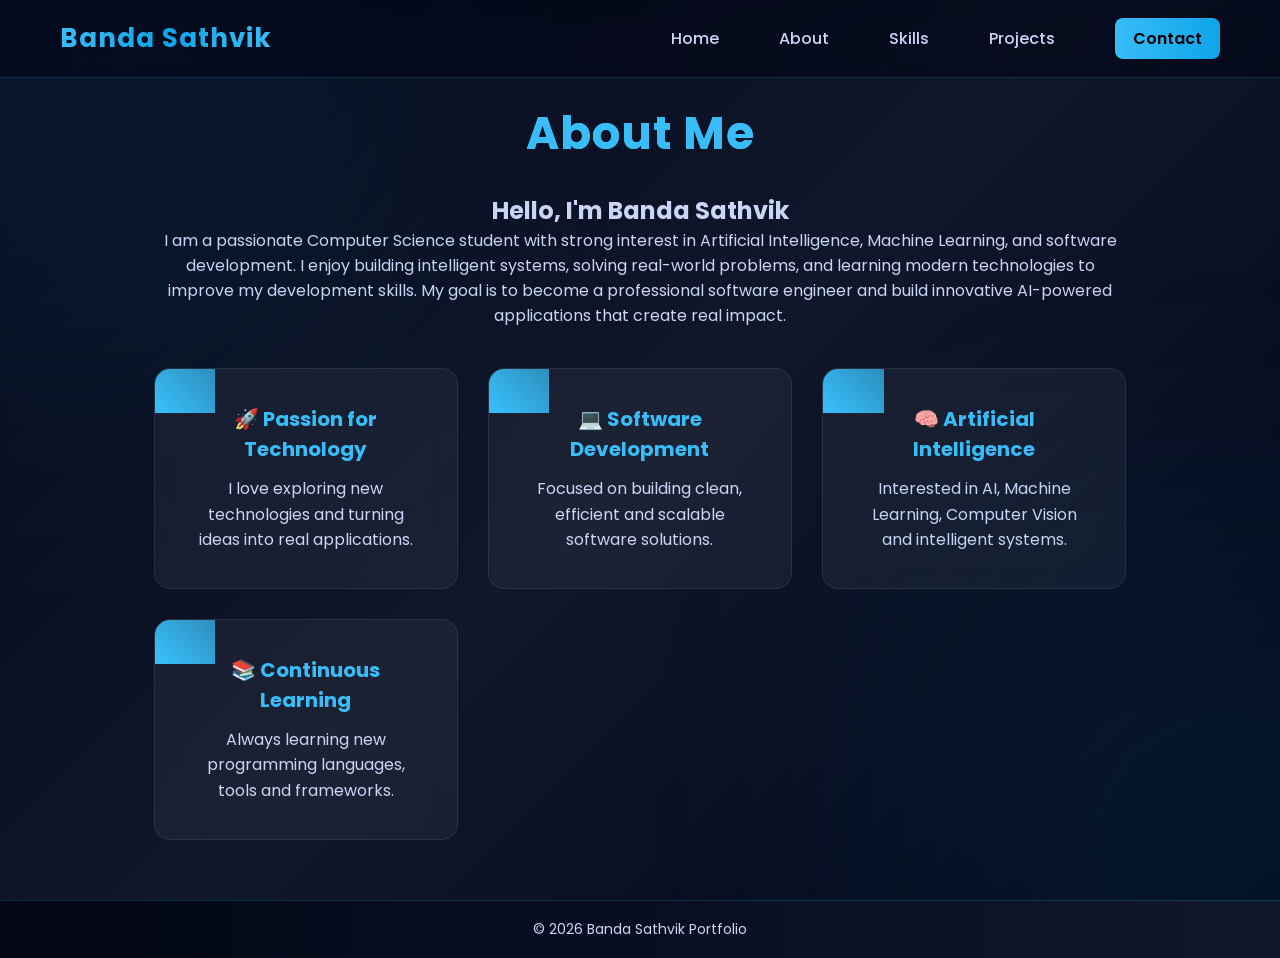
<file: about.html>
<!DOCTYPE html>
<html lang="en">

<head>

<meta charset="UTF-8">
<meta name="viewport" content="width=device-width, initial-scale=1.0">

<title>About | Banda Sathvik</title>

<link rel="stylesheet" href="style.css">

<link href="https://fonts.googleapis.com/css2?family=Poppins:wght@300;400;600&display=swap" rel="stylesheet">

</head>

<body>

<header>

<h2 class="logo">Banda Sathvik</h2>

<nav>

<a href="index.html">Home</a>
<a href="about.html">About</a>
<a href="skills.html">Skills</a>
<a href="projects.html">Projects</a>
<a href="contact.html">Contact</a>

</nav>

</header>


<section class="about-page">

<h1 class="about-title">About Me</h1>

<div class="about-intro">

<h2>Hello, I'm <span>Banda Sathvik</span></h2>

<p>

I am a passionate Computer Science student with strong interest in 
Artificial Intelligence, Machine Learning, and software development.

I enjoy building intelligent systems, solving real-world problems,
and learning modern technologies to improve my development skills.

My goal is to become a professional software engineer and build
innovative AI-powered applications that create real impact.

</p>

</div>


<div class="about-cards">

<div class="about-card">
<h3>🚀 Passion for Technology</h3>
<p>I love exploring new technologies and turning ideas into real applications.</p>
</div>

<div class="about-card">
<h3>💻 Software Development</h3>
<p>Focused on building clean, efficient and scalable software solutions.</p>
</div>

<div class="about-card">
<h3>🧠 Artificial Intelligence</h3>
<p>Interested in AI, Machine Learning, Computer Vision and intelligent systems.</p>
</div>

<div class="about-card">
<h3>📚 Continuous Learning</h3>
<p>Always learning new programming languages, tools and frameworks.</p>
</div>

</div>

</section>


<footer>

<p>© 2026 Banda Sathvik Portfolio</p>

</footer>

</body>
</html>
</file>
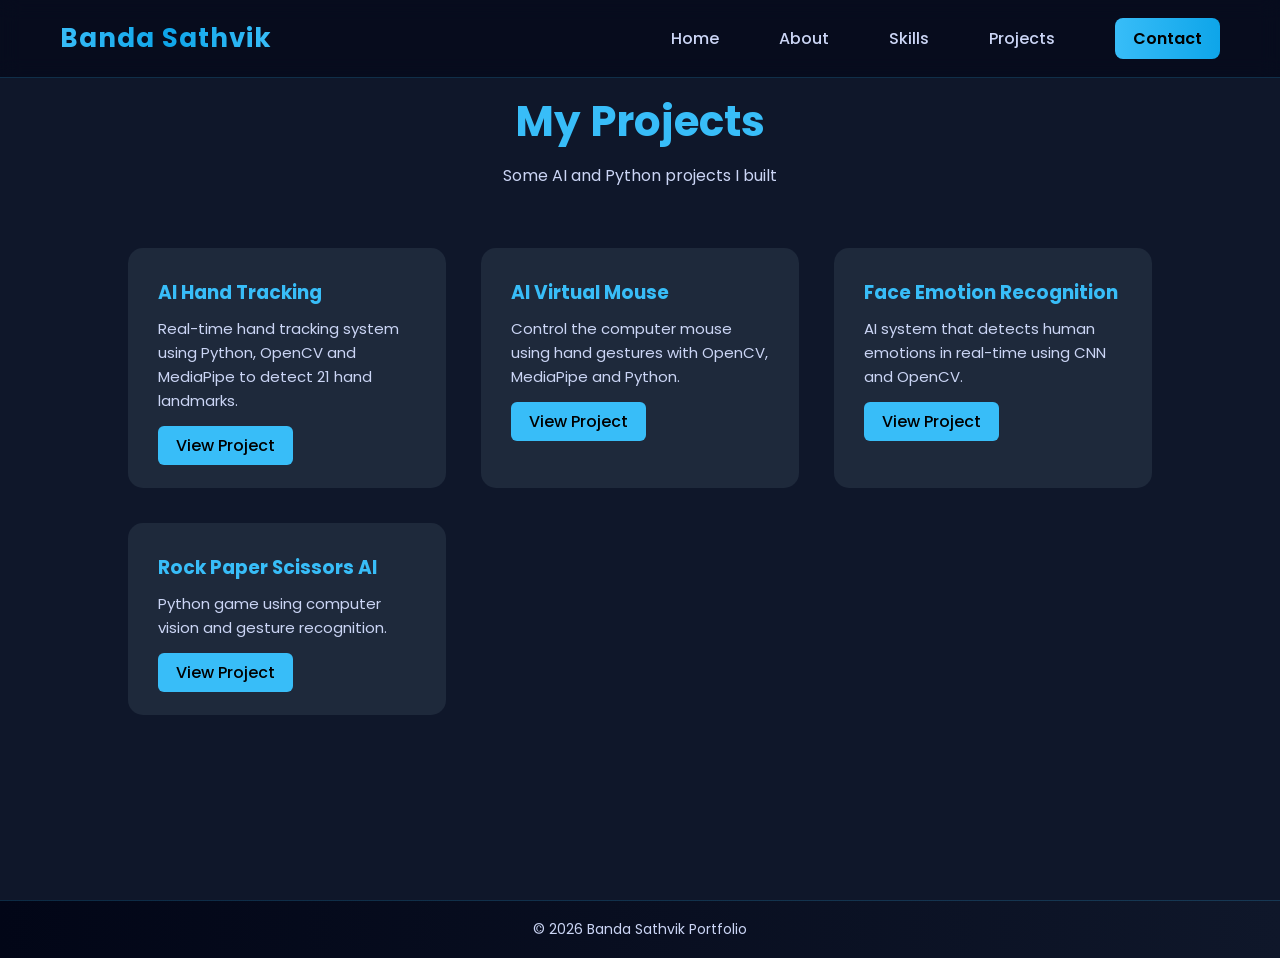
<file: projects.html>
<!DOCTYPE html>
<html lang="en">

<head>

<meta charset="UTF-8">
<meta name="viewport" content="width=device-width, initial-scale=1.0">

<title>Projects | Banda Sathvik</title>

<link rel="stylesheet" href="style.css">

<link href="https://fonts.googleapis.com/css2?family=Poppins:wght@300;400;600&display=swap" rel="stylesheet">

</head>

<body>

<header>

<h2 class="logo">Banda Sathvik</h2>

<nav>

<a href="index.html">Home</a>
<a href="about.html">About</a>
<a href="skills.html">Skills</a>
<a href="projects.html">Projects</a>
<a href="contact.html">Contact</a>

</nav>

</header>


<section class="projects-page">

<h1 class="projects-title">My Projects</h1>

<p class="projects-subtitle">
Some AI and Python projects I built
</p>

<div class="projects-container">

<!-- Project 1 -->

<div class="project-card">

<h3>AI Hand Tracking</h3>

<p>
Real-time hand tracking system using Python, OpenCV and MediaPipe to detect 21 hand landmarks.
</p>

<a href="https://github.com/Sathvik0728/AI-hand-tracking-using-python-Media-pipe-" target="_blank" rel="noopener noreferrer">View Project</a>

</div>


<!-- Project 2 -->

<div class="project-card">

<h3>AI Virtual Mouse</h3>

<p>
Control the computer mouse using hand gestures with OpenCV, MediaPipe and Python.
</p>

<a href="https://github.com/Sathvik0728/AI-Virtual-Mouse-using-Hand-Tracking" target="_blank" rel="noopener noreferrer">View Project</a>

</div>


<!-- Project 3 -->

<div class="project-card">

<h3>Face Emotion Recognition</h3>

<p>
AI system that detects human emotions in real-time using CNN and OpenCV.
</p>

<a href="https://github.com/Sathvik0728/Face-Emotion-Recognition" target="_blank" rel="noopener noreferrer">View Project</a>

</div>


<!-- Project 4 -->

<div class="project-card">

<h3>Rock Paper Scissors AI</h3>

<p>
Python game using computer vision and gesture recognition.
</p>

<a href="https://github.com/Sathvik0728/Rock-Paper-Scissors" target="_blank" rel="noopener noreferrer">View Project</a>

</div>

</div>

</section>


<footer>

<p>© 2026 Banda Sathvik Portfolio</p>

</footer>

</body>
</html>
</file>
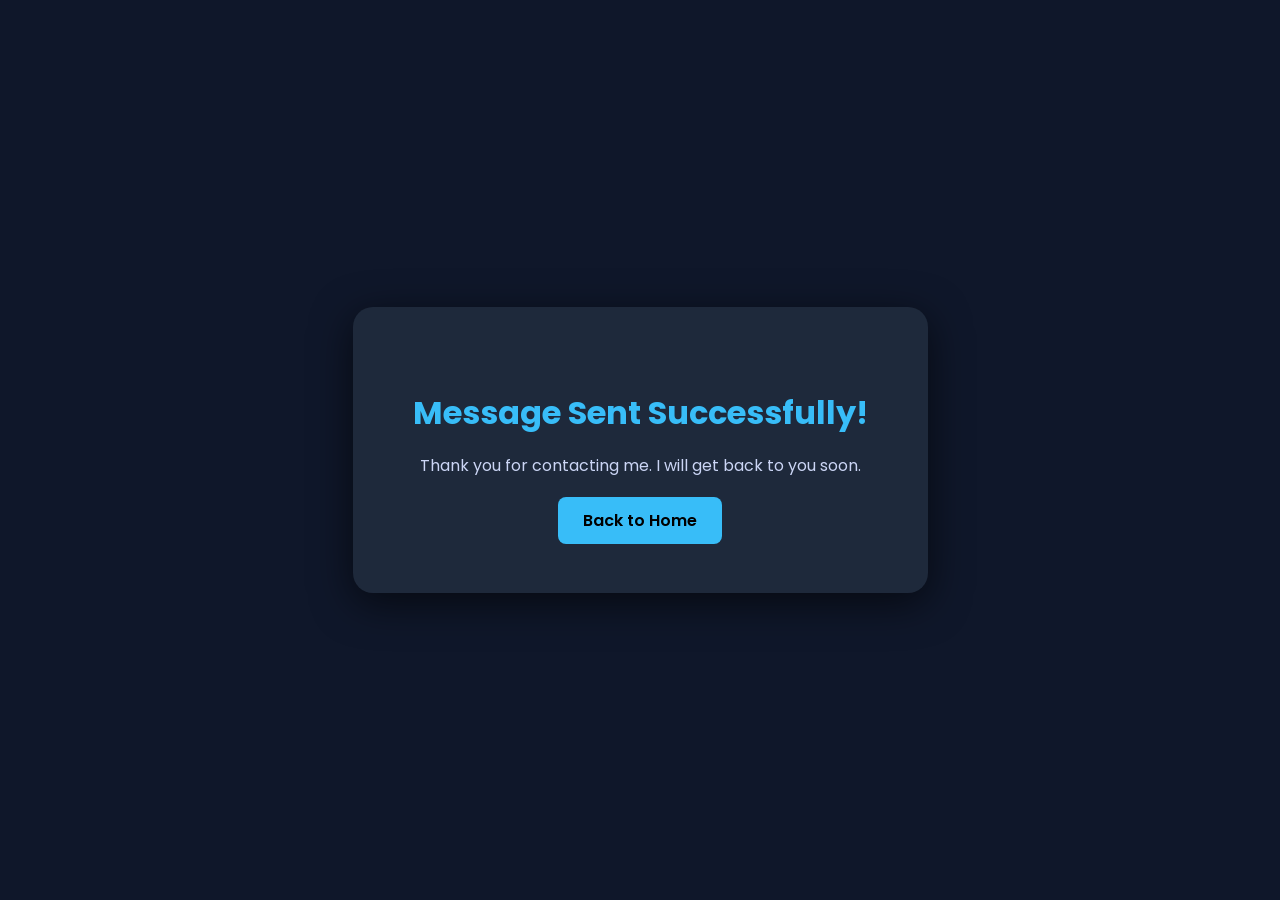
<file: thankyou.html>
<!DOCTYPE html>
<html lang="en">

<head>

<meta charset="UTF-8">
<meta name="viewport" content="width=device-width, initial-scale=1.0">

<title>Message Sent</title>

<link href="https://fonts.googleapis.com/css2?family=Poppins:wght@300;400;600&display=swap" rel="stylesheet">

<style>

body{
margin:0;
height:100vh;
display:flex;
justify-content:center;
align-items:center;
background:#0f172a;
font-family:Poppins;
color:white;
}

.container{
text-align:center;
background:#1e293b;
padding:60px;
border-radius:20px;
box-shadow:0 10px 40px rgba(0,0,0,0.6);
animation:fadeIn 1s ease;
}

h1{
color:#38bdf8;
margin-bottom:10px;
}

p{
color:#cbd5f5;
margin-bottom:30px;
}

a{
text-decoration:none;
background:#38bdf8;
color:black;
padding:12px 25px;
border-radius:8px;
font-weight:600;
transition:0.3s;
}

a:hover{
background:#0ea5e9;
}

@keyframes fadeIn{
from{
opacity:0;
transform:translateY(20px);
}
to{
opacity:1;
transform:translateY(0);
}
}

</style>

</head>

<body>

<div class="container">

<h1>Message Sent Successfully!</h1>

<p>Thank you for contacting me. I will get back to you soon.</p>

<a href="index.html">Back to Home</a>

</div>

</body>

</html>
</file>
<file: style.css>
*{
margin:0;
padding:0;
box-sizing:border-box;
font-family:'Poppins',sans-serif;
}

body{
background:#0f172a;
color:white;
min-height:100vh;
}

/* HEADER */

header{
display:flex;
justify-content:space-between;
align-items:center;
padding:20px 60px;
background:#020617;
}

.logo{
font-size:24px;
font-weight:600;
color:#38bdf8;
}

nav a{
margin-left:25px;
text-decoration:none;
color:white;
font-size:16px;
transition:0.3s;
}

nav a:hover{
color:#38bdf8;
}

/* SECTIONS */

section{
padding:150px 10%;
}

/* HERO */

.hero-container{
display:flex;
align-items:center;
justify-content:space-between;
gap:50px;
}

.hero-left h1{
font-size:42px;
margin-bottom:10px;
}

.hero-left span{
color:#38bdf8;
}

.hero-left h2{
color:#94a3b8;
font-weight:400;
margin-bottom:15px;
}

.hero-left p{
color:#cbd5f5;
margin-bottom:20px;
}

/* BUTTONS */

.hero-buttons a{
text-decoration:none;
padding:10px 18px;
background:#38bdf8;
color:black;
margin-right:10px;
border-radius:6px;
font-weight:500;
}

.hero-buttons a:hover{
background:#0ea5e9;
}

/* IMAGE */

.hero-right img{
width:300px;
border-radius:50%;
border:3px solid #38bdf8;
}

/* TITLES */

.section-title{
text-align:center;
font-size:32px;
margin-bottom:40px;
color:#38bdf8;
}

/* ABOUT PAGE */

.about-page{
padding:90px 10%;
text-align:center;
position:relative;
background:#0f172a;
overflow:hidden;
}

/* glowing background shapes */

.about-page::before{
content:"";
position:absolute;
width:350px;
height:350px;
background:#38bdf8;
filter:blur(180px);
top:-120px;
left:-120px;
opacity:0.25;
}

.about-page::after{
content:"";
position:absolute;
width:350px;
height:350px;
background:#0ea5e9;
filter:blur(180px);
bottom:-120px;
right:-120px;
opacity:0.25;
}

/* title */

.about-title{
font-size:42px;
margin-bottom:20px;
background:linear-gradient(90deg,#38bdf8,#0ea5e9);
-webkit-background-clip:text;
color:transparent;
}

/* description */

.about-description{
max-width:750px;
margin:auto;
font-size:18px;
line-height:1.8;
color:#cbd5f5;
margin-bottom:60px;
}

.about-description span{
color:#38bdf8;
font-weight:600;
}

/* cards layout */

.about-cards{
display:grid;
grid-template-columns:repeat(auto-fit,minmax(230px,1fr));
gap:30px;
margin-top:40px;
}

/* card design */

.about-card{
background:#1e293b;
padding:30px;
border-radius:15px;
transition:0.4s;
cursor:pointer;
position:relative;
overflow:hidden;
}

/* glow effect */

.about-card::before{
content:"";
position:absolute;
width:120%;
height:120%;
background:linear-gradient(45deg,transparent,#38bdf8,transparent);
top:-100%;
left:-100%;
transition:0.5s;
}

.about-card:hover::before{
top:100%;
left:100%;
}

/* card text */

.about-card h3{
color:#38bdf8;
margin-bottom:12px;
}

.about-card p{
color:#cbd5f5;
}

/* hover animation */

.about-card:hover{
transform:translateY(-12px) scale(1.03);
box-shadow:0 10px 35px rgba(0,0,0,0.6);
}

/* SKILLS */

.skills-container{
display:flex;
flex-wrap:wrap;
justify-content:center;
gap:25px;
}

.skill-card{
background:#1e293b;
padding:25px;
border-radius:10px;
text-align:center;
width:150px;
transition:0.3s;
}

.skill-card img{
width:60px;
margin-bottom:10px;
}

.skill-card:hover{
transform:translateY(-8px);
background:#334155;
}

/* PROJECT PAGE */

.projects-page{
padding:90px 10%;
background:#0f172a;
text-align:center;
min-height:100vh;
}

.projects-title{
font-size:42px;
color:#38bdf8;
margin-bottom:10px;
}

.projects-subtitle{
color:#cbd5f5;
margin-bottom:60px;
}

/* GRID */

.projects-container{
display:grid;
grid-template-columns:repeat(auto-fit,minmax(260px,1fr));
gap:35px;
}

/* PROJECT CARD */

.project-card{
background:#1e293b;
padding:30px;
border-radius:15px;
transition:0.4s;
text-align:left;
position:relative;
overflow:hidden;
}

/* TITLE */

.project-card h3{
color:#38bdf8;
margin-bottom:10px;
}

/* DESCRIPTION */

.project-card p{
color:#cbd5f5;
font-size:15px;
margin-bottom:20px;
line-height:1.6;
}

/* BUTTON */

.project-card a{
text-decoration:none;
padding:8px 18px;
background:#38bdf8;
color:black;
border-radius:6px;
font-weight:500;
}

/* HOVER EFFECT */

.project-card:hover{
transform:translateY(-10px);
box-shadow:0 15px 35px rgba(56,189,248,0.4);
background:#334155;
}

/* LIGHT GLOW EFFECT */

.project-card::before{
content:"";
position:absolute;
width:120%;
height:120%;
background:linear-gradient(45deg,transparent,#38bdf8,transparent);
top:-120%;
left:-120%;
transition:0.6s;
}

.project-card:hover::before{
top:120%;
left:120%;
}

/* CONTACT PAGE */

.contact-page{
padding:90px 10%;
background:#0f172a;
text-align:center;
min-height:100vh;
}

.contact-title{
font-size:42px;
color:#38bdf8;
margin-bottom:10px;
}

.contact-subtitle{
color:#cbd5f5;
margin-bottom:60px;
}

/* CONTAINER */

.contact-container{
display:flex;
justify-content:center;
gap:60px;
flex-wrap:wrap;
}

/* CONTACT INFO */

.contact-info{
background:#1e293b;
padding:40px;
border-radius:15px;
text-align:left;
width:280px;
transition:0.3s;
}

.contact-info h3{
color:#38bdf8;
margin-top:10px;
}

.contact-info p{
color:#cbd5f5;
margin-bottom:10px;
}

/* FORM */

.contact-form{
background:#1e293b;
padding:40px;
border-radius:15px;
display:flex;
flex-direction:column;
gap:15px;
width:350px;
}

/* INPUTS */

.contact-form input,
.contact-form textarea{
padding:12px;
border:none;
border-radius:6px;
background:#334155;
color:white;
outline:none;
}

/* BUTTON */

.contact-form button{
padding:12px;
background:#38bdf8;
border:none;
border-radius:6px;
font-weight:600;
cursor:pointer;
transition:0.3s;
}

.contact-form button:hover{
background:#0ea5e9;
transform:scale(1.05);
}

/* HOVER EFFECT */

.contact-info:hover,
.contact-form:hover{
transform:translateY(-10px);
box-shadow:0 15px 35px rgba(56,189,248,0.4);
}

/* FOOTER */

footer{
text-align:center;
padding:20px;
background:#020617;
color:#94a3b8;
margin-top:40px;
}

/* ABOUT PAGE STYLE */

.about-page{
padding:100px 12%;
background:linear-gradient(135deg,#020617,#0f172a,#020617);
text-align:center;
min-height:100vh;
}

/* TITLE */

.about-title{
font-size:45px;
margin-bottom:25px;
color:#38bdf8;
letter-spacing:1px;
}

/* DESCRIPTION */

.about-description{
max-width:800px;
margin:auto;
font-size:18px;
line-height:1.8;
color:#cbd5f5;
margin-bottom:60px;
}

/* CARDS GRID */

.about-cards{
display:grid;
grid-template-columns:repeat(auto-fit,minmax(240px,1fr));
gap:30px;
}

/* GLASS CARD */

.about-card{
padding:35px;
border-radius:16px;
background:rgba(255,255,255,0.05);
backdrop-filter:blur(12px);
border:1px solid rgba(255,255,255,0.08);
transition:all 0.35s ease;
cursor:pointer;
}

/* CARD TEXT */

.about-card h3{
margin-bottom:12px;
color:#38bdf8;
font-size:20px;
}

.about-card p{
color:#cbd5f5;
line-height:1.6;
}

/* HOVER EFFECT */

.about-card:hover{
transform:translateY(-10px) scale(1.03);
box-shadow:0 15px 40px rgba(56,189,248,0.25);
background:rgba(255,255,255,0.08);
}

/* SKILLS PAGE */

.skills-page{
padding:90px 10%;
text-align:center;
background:#0f172a;
min-height:100vh;
}

/* TITLE */

.skills-title{
font-size:40px;
color:#38bdf8;
margin-bottom:10px;
}

.skills-subtitle{
color:#cbd5f5;
margin-bottom:60px;
}

/* GRID */

.skills-container{
display:grid;
grid-template-columns:repeat(auto-fit,minmax(180px,1fr));
gap:35px;
}

/* CARD */

.skill-card{
background:#1e293b;
padding:35px 20px;
border-radius:14px;
transition:0.4s;
cursor:pointer;
position:relative;
overflow:hidden;
}

/* ICON */

.skill-card img{
width:65px;
margin-bottom:15px;
}

/* TEXT */

.skill-card h3{
font-size:18px;
color:white;
}

/* HOVER EFFECT */

.skill-card:hover{
transform:translateY(-10px);
box-shadow:0 15px 35px rgba(56,189,248,0.4);
background:#334155;
}

/* GLOW EFFECT */

.skill-card::before{
content:"";
position:absolute;
width:120%;
height:120%;
background:linear-gradient(45deg,transparent,#38bdf8,transparent);
top:-100%;
left:-100%;
transition:0.6s;
}

.skill-card:hover::before{
top:100%;
left:100%;
}

/* NAVBAR */

header{
display:flex;
justify-content:space-between;
align-items:center;
padding:18px 60px;
position:fixed;
width:100%;
top:0;
left:0;
z-index:1000;

/* glass + gradient border */
background:rgba(2,6,23,0.6);
backdrop-filter:blur(10px);
border-bottom:1px solid rgba(56,189,248,0.2);
}

/* LOGO */

.logo{
font-size:26px;
font-weight:700;
background:linear-gradient(90deg,#38bdf8,#0ea5e9,#38bdf8);
-webkit-background-clip:text;
color:transparent;
letter-spacing:1px;
}

/* NAV */

nav{
display:flex;
gap:35px;
align-items:center;
}

/* LINKS */

nav a{
text-decoration:none;
color:#cbd5f5;
font-size:16px;
font-weight:500;
position:relative;
transition:0.3s;
padding:5px 0;
}

/* SLIDING UNDERLINE */

nav a::before{
content:"";
position:absolute;
bottom:-6px;
left:50%;
width:0%;
height:2px;
background:linear-gradient(90deg,#38bdf8,#0ea5e9);
transition:0.4s;
transform:translateX(-50%);
}

/* HOVER EFFECT */

nav a:hover{
color:#38bdf8;
}

nav a:hover::before{
width:100%;
}

/* ACTIVE LINK */

nav a.active{
color:#38bdf8;
}

nav a.active::before{
width:100%;
}

/* CONTACT BUTTON */

nav a:last-child{
padding:8px 18px;
border-radius:8px;
background:linear-gradient(90deg,#38bdf8,#0ea5e9);
color:black;
font-weight:600;
transition:0.3s;
}

/* BUTTON HOVER */

nav a:last-child:hover{
transform:scale(1.05);
box-shadow:0 0 15px rgba(56,189,248,0.6);
}

/* RESPONSIVE */

@media(max-width:768px){
header{
flex-direction:column;
gap:10px;
padding:15px;
}

nav{
flex-wrap:wrap;
justify-content:center;
gap:15px;
}
}

/* MAKE FULL PAGE HEIGHT */
html, body {
height: 100%;
margin: 0;
display: flex;
flex-direction: column;
}

/* MAIN CONTENT TAKES SPACE */
body > section {
flex: 1;
}

/* FOOTER ALWAYS AT BOTTOM */
footer {
background: #020617;
color: #cbd5f5;
text-align: center;
padding: 15px;
margin-top: auto;
}

/* FULL HEIGHT LAYOUT */
html, body {
height: 100%;
margin: 0;
font-family: 'Poppins', sans-serif;
}

/* FLEX SYSTEM */
body {
display: flex;
flex-direction: column;
}

/* MAIN TAKES REMAINING SPACE */
main {
flex: 1;
}

/* FOOTER */
footer {
background: #020617;
color: #cbd5f5;
text-align: center;
padding: 15px;
font-size: 14px;
}

/* MOBILE IMPROVEMENT */
@media (max-width: 768px) {
footer {
font-size: 13px;
padding: 12px;
}
}

footer {
background: linear-gradient(90deg,#020617,#0f172a);
color: #cbd5f5;
text-align: center;
padding: 18px;
font-size: 14px;
border-top: 1px solid rgba(56,189,248,0.2);
}

*{
margin:0;
padding:0;
box-sizing:border-box;
}

body{
font-family:'Poppins',sans-serif;
background:#020617;
color:#cbd5f5;
}
.container,
.hero-container,
.about-container,
.skills-container,
.contact-container{
width:90%;
max-width:1200px;
margin:auto;
}
img{
width:100%;
height:auto;
display:block;
}
.hero-container{
display:flex;
align-items:center;
justify-content:space-between;
gap:40px;
flex-wrap:wrap;
}

.hero-left{
flex:1;
}

.hero-right{
flex:1;
max-width:400px;
}
.skills-container{
display:grid;
grid-template-columns:repeat(auto-fit,minmax(120px,1fr));
gap:20px;
}
.projects{
display:grid;
grid-template-columns:repeat(auto-fit,minmax(250px,1fr));
gap:25px;
}
.contact-container{
display:flex;
gap:30px;
flex-wrap:wrap;
}

.contact-info,
.contact-form{
flex:1;
min-width:280px;
}
@media(max-width:768px){

header{
flex-direction:column;
gap:10px;
padding:15px;
}

nav{
display:flex;
flex-wrap:wrap;
justify-content:center;
gap:15px;
}

.hero-container{
flex-direction:column;
text-align:center;
}

.hero-right{
max-width:250px;
margin:auto;
}

.about-container{
flex-direction:column;
}

.contact-container{
flex-direction:column;
}

}
@media(min-width:1400px){
.container{
max-width:1400px;
}
}
</file>
